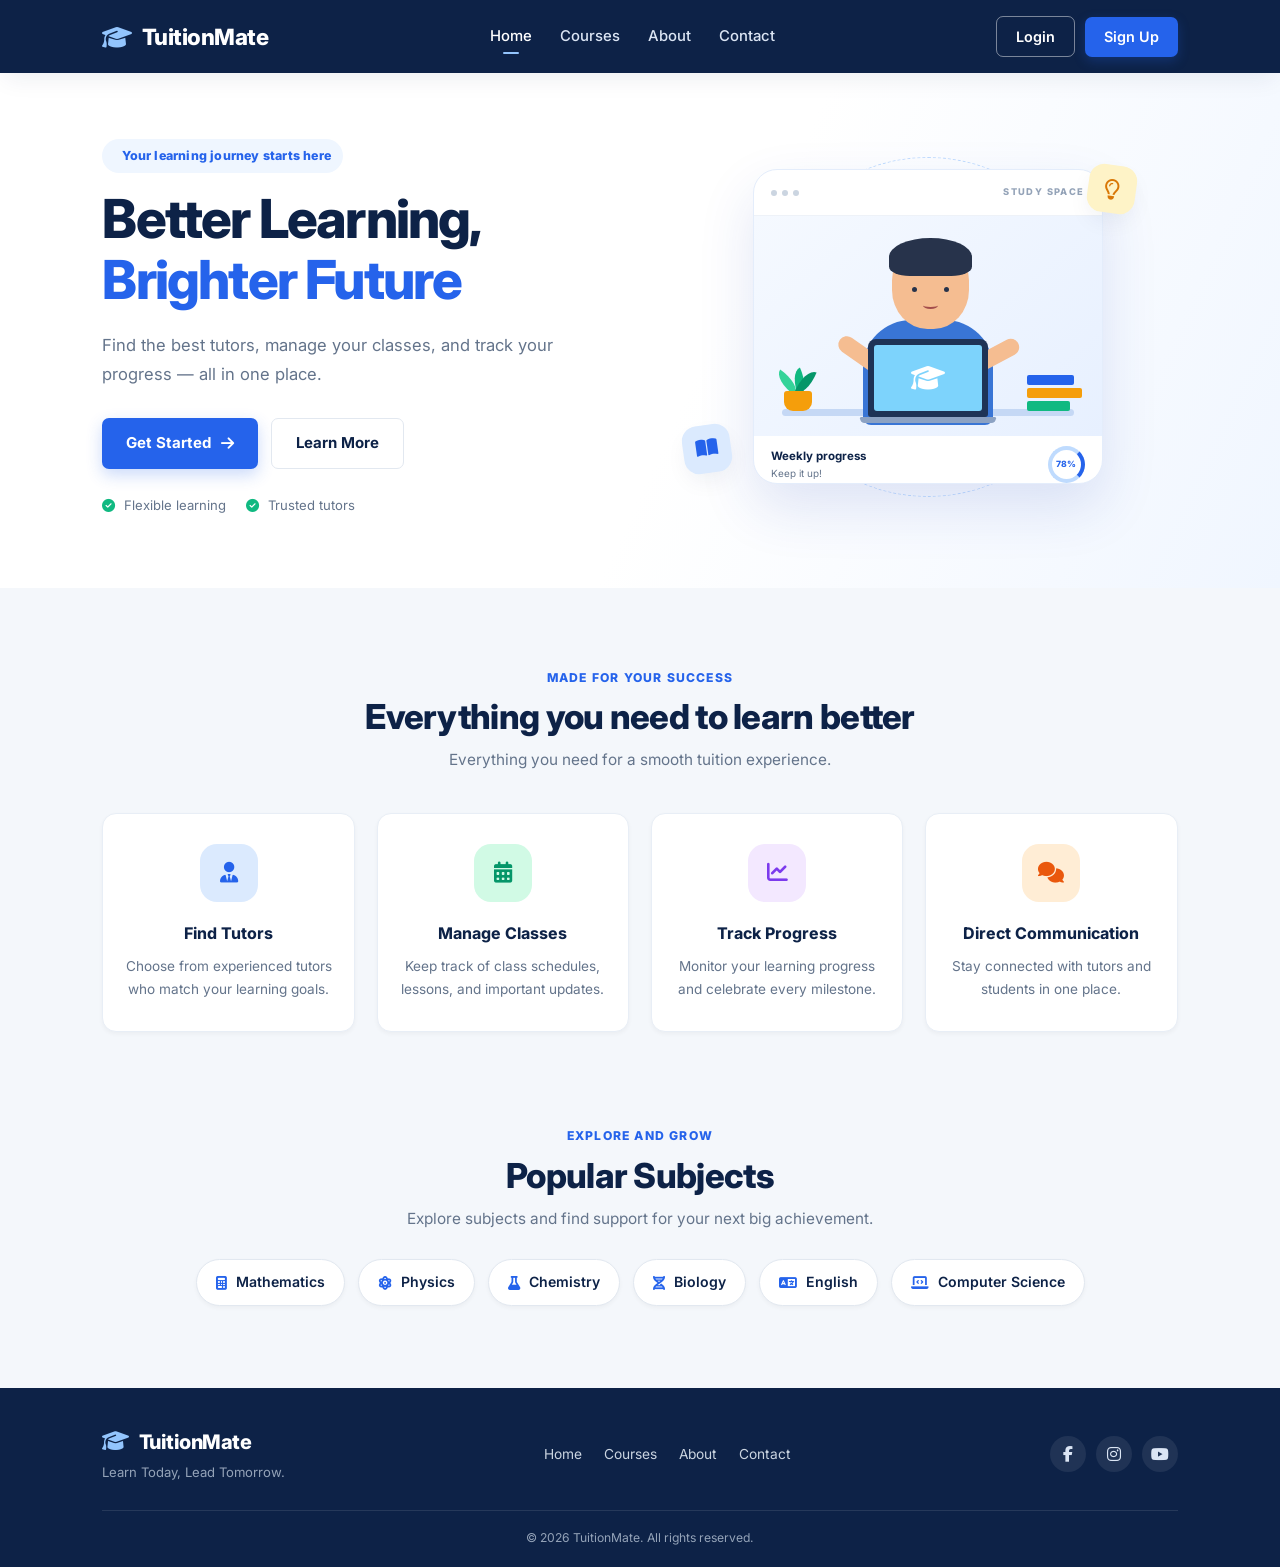
<file: TuitionMate/index.html>
<!DOCTYPE html>
<html lang="en">
<head>
  <meta charset="UTF-8">
  <meta name="viewport" content="width=device-width, initial-scale=1.0">
  <title>TuitionMate | Better Learning, Brighter Future</title>
  <link rel="preconnect" href="https://fonts.googleapis.com">
  <link rel="preconnect" href="https://fonts.gstatic.com" crossorigin>
  <link href="https://fonts.googleapis.com/css2?family=Inter:wght@400;500;600;700;800&display=swap" rel="stylesheet">
  <link rel="stylesheet" href="https://cdnjs.cloudflare.com/ajax/libs/font-awesome/6.5.2/css/all.min.css">
  <link rel="stylesheet" href="style.css">
</head>
<body>
  <header class="navbar">
    <a class="logo" href="index.html"><i class="fa-solid fa-graduation-cap"></i><span>TuitionMate</span></a>
    <nav class="nav-links" aria-label="Main navigation">
      <a class="active" href="index.html">Home</a>
      <a href="#subjects">Courses</a>
      <a href="#features">About</a>
      <a href="#contact">Contact</a>
    </nav>
    <div class="auth-buttons">
      <a class="btn-outline" href="login.html">Login</a>
      <a class="btn-primary" href="login.html">Sign Up</a>
    </div>
    <details class="mobile-menu">
      <summary aria-label="Open navigation menu"><i class="fa-solid fa-bars"></i></summary>
      <nav class="mobile-menu-panel" aria-label="Mobile navigation">
        <a href="index.html">Home</a><a href="#subjects">Courses</a><a href="#features">About</a><a href="#contact">Contact</a>
        <a href="login.html">Login / Sign Up</a>
      </nav>
    </details>
  </header>

  <main>
    <section class="hero-section">
      <div class="hero-content">
        <span class="eyebrow"><i class="fa-solid fa-sparkles"></i> Your learning journey starts here</span>
        <h1 class="hero-title">Better Learning,<br><span>Brighter Future</span></h1>
        <p class="hero-description">Find the best tutors, manage your classes, and track your progress — all in one place.</p>
        <div class="hero-actions">
          <a class="btn-hero-primary" href="login.html">Get Started <i class="fa-solid fa-arrow-right"></i></a>
          <a class="btn-hero-secondary" href="#features">Learn More</a>
        </div>
        <div class="hero-trust"><span><i class="fa-solid fa-circle-check"></i> Flexible learning</span><span><i class="fa-solid fa-circle-check"></i> Trusted tutors</span></div>
      </div>
      <div class="hero-graphic" aria-label="Student studying illustration">
        <div class="graphic-orbit orbit-one"></div><div class="graphic-orbit orbit-two"></div>
        <div class="float-icon float-bulb"><i class="fa-regular fa-lightbulb"></i></div>
        <div class="float-icon float-book"><i class="fa-solid fa-book-open"></i></div>
        <div class="study-card">
          <div class="study-card-top"><span class="mini-dot"></span><span class="mini-dot"></span><span class="mini-dot"></span><span class="study-label">STUDY SPACE</span></div>
          <div class="student-illustration">
            <div class="plant"><span></span><span></span><span></span><b></b></div>
            <div class="student-head"><div class="hair"></div><span class="eye eye-left"></span><span class="eye eye-right"></span><span class="smile"></span></div>
            <div class="student-body"><div class="arm arm-left"></div><div class="arm arm-right"></div></div>
            <div class="laptop"><div><i class="fa-solid fa-graduation-cap"></i></div></div>
            <div class="book-stack"><span></span><span></span><span></span></div>
          </div>
          <div class="progress-panel"><div><strong>Weekly progress</strong><span>Keep it up!</span></div><div class="progress-ring">78%</div></div>
        </div>
      </div>
    </section>

    <section id="features" class="features-section section-wrap">
      <div class="section-header"><span class="eyebrow">MADE FOR YOUR SUCCESS</span><h2 class="section-title">Everything you need to learn better</h2><p class="section-subtitle">Everything you need for a smooth tuition experience.</p></div>
      <div class="features-grid">
        <article class="feature-card"><div class="feature-icon-wrapper icon-blue"><i class="fa-solid fa-user-tie"></i></div><h3>Find Tutors</h3><p>Choose from experienced tutors who match your learning goals.</p></article>
        <article class="feature-card"><div class="feature-icon-wrapper icon-green"><i class="fa-solid fa-calendar-days"></i></div><h3>Manage Classes</h3><p>Keep track of class schedules, lessons, and important updates.</p></article>
        <article class="feature-card"><div class="feature-icon-wrapper icon-purple"><i class="fa-solid fa-chart-line"></i></div><h3>Track Progress</h3><p>Monitor your learning progress and celebrate every milestone.</p></article>
        <article class="feature-card"><div class="feature-icon-wrapper icon-orange"><i class="fa-solid fa-comments"></i></div><h3>Direct Communication</h3><p>Stay connected with tutors and students in one place.</p></article>
      </div>
    </section>

    <section id="subjects" class="subjects-section section-wrap">
      <div class="section-header"><span class="eyebrow">EXPLORE AND GROW</span><h2 class="section-title">Popular Subjects</h2><p class="section-subtitle">Explore subjects and find support for your next big achievement.</p></div>
      <div class="subjects-tags"><span class="subject-tag"><i class="fa-solid fa-calculator"></i> Mathematics</span><span class="subject-tag"><i class="fa-solid fa-atom"></i> Physics</span><span class="subject-tag"><i class="fa-solid fa-flask"></i> Chemistry</span><span class="subject-tag"><i class="fa-solid fa-dna"></i> Biology</span><span class="subject-tag"><i class="fa-solid fa-language"></i> English</span><span class="subject-tag"><i class="fa-solid fa-laptop-code"></i> Computer Science</span></div>
    </section>
  </main>

  <footer id="contact" class="site-footer">
    <div class="footer-top">
      <div class="footer-brand"><a class="logo" href="index.html"><i class="fa-solid fa-graduation-cap"></i><span>TuitionMate</span></a><p class="footer-tagline">Learn Today, Lead Tomorrow.</p></div>
      <nav class="footer-nav" aria-label="Footer navigation"><a href="index.html">Home</a><a href="#subjects">Courses</a><a href="#features">About</a><a href="mailto:hello@tuitionmate.example">Contact</a></nav>
      <div class="social-links"><a href="#" class="social-link" aria-label="Facebook"><i class="fa-brands fa-facebook-f"></i></a><a href="#" class="social-link" aria-label="Instagram"><i class="fa-brands fa-instagram"></i></a><a href="#" class="social-link" aria-label="YouTube"><i class="fa-brands fa-youtube"></i></a></div>
    </div>
    <div class="footer-bottom"><p>&copy; 2026 TuitionMate. All rights reserved.</p></div>
  </footer>
</body>
</html>
</file>
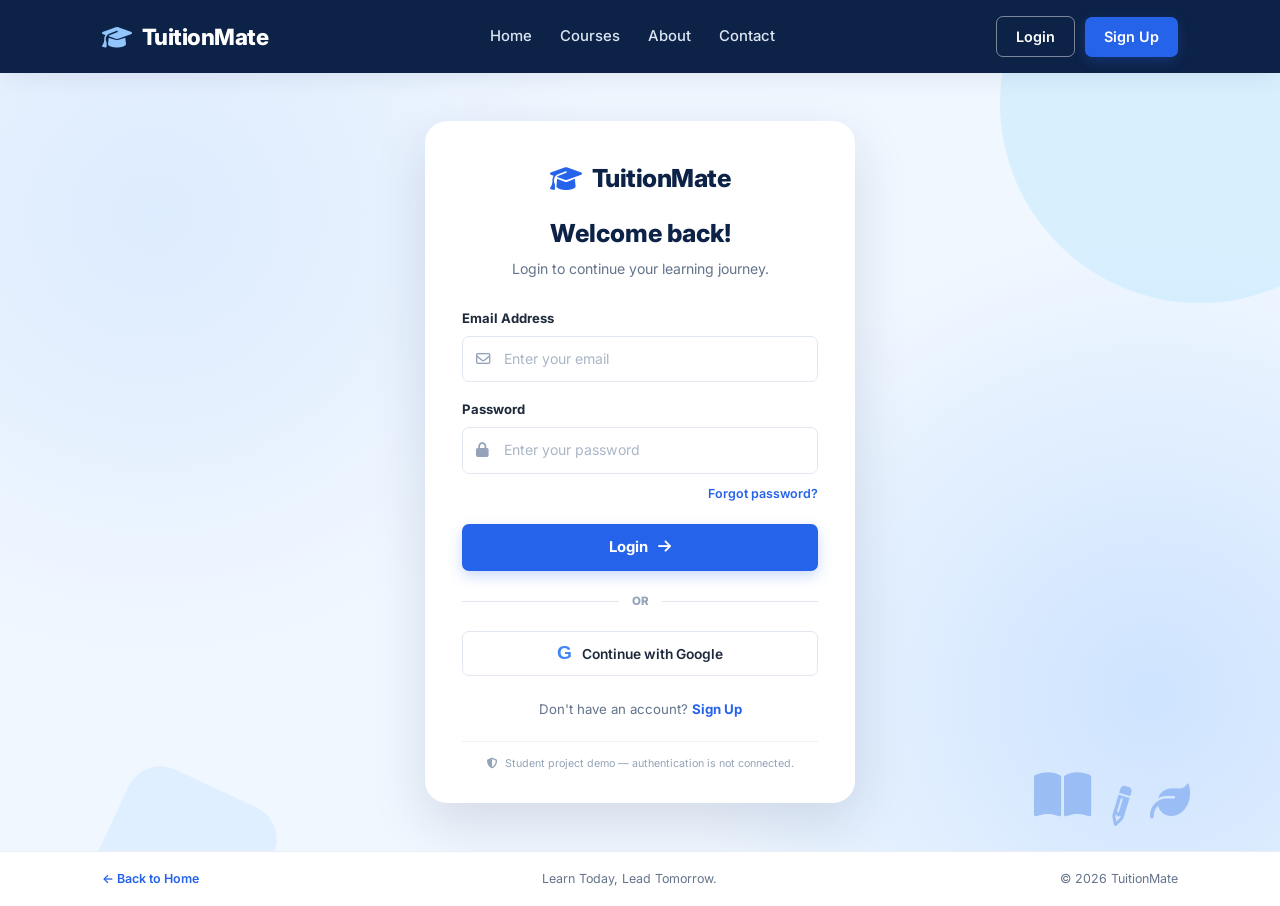
<file: TuitionMate/login.html>
<!DOCTYPE html>
<html lang="en">
<head>
  <meta charset="UTF-8">
  <meta name="viewport" content="width=device-width, initial-scale=1.0">
  <title>Login | TuitionMate</title>
  <link rel="preconnect" href="https://fonts.googleapis.com">
  <link rel="preconnect" href="https://fonts.gstatic.com" crossorigin>
  <link href="https://fonts.googleapis.com/css2?family=Inter:wght@400;500;600;700;800&display=swap" rel="stylesheet">
  <link rel="stylesheet" href="https://cdnjs.cloudflare.com/ajax/libs/font-awesome/6.5.2/css/all.min.css">
  <link rel="stylesheet" href="style.css">
</head>
<body class="login-page">
  <header class="navbar">
    <a class="logo" href="index.html"><i class="fa-solid fa-graduation-cap"></i><span>TuitionMate</span></a>
    <nav class="nav-links" aria-label="Main navigation"><a href="index.html">Home</a><a href="index.html#subjects">Courses</a><a href="index.html#features">About</a><a href="index.html#contact">Contact</a></nav>
    <div class="auth-buttons"><a class="btn-outline" href="login.html" aria-current="page">Login</a><a class="btn-primary" href="#signup">Sign Up</a></div>
    <details class="mobile-menu"><summary aria-label="Open navigation menu"><i class="fa-solid fa-bars"></i></summary><nav class="mobile-menu-panel"><a href="index.html">Home</a><a href="index.html#subjects">Courses</a><a href="index.html#features">About</a><a href="index.html#contact">Contact</a></nav></details>
  </header>

  <main class="login-main">
    <div class="login-decoration decoration-circle"></div><div class="login-decoration decoration-square"></div>
    <div class="login-container">
      <section class="login-card" aria-labelledby="login-title">
        <a class="card-logo" href="index.html"><i class="fa-solid fa-graduation-cap"></i><span>TuitionMate</span></a>
        <h1 id="login-title">Welcome back!</h1>
        <p class="card-subtitle">Login to continue your learning journey.</p>
        <form action="#" method="get">
          <div class="form-group"><label class="form-label" for="email">Email Address</label><div class="input-wrapper"><i class="fa-regular fa-envelope"></i><input id="email" name="email" type="email" class="form-input" placeholder="Enter your email" autocomplete="email" required></div></div>
          <div class="form-group"><label class="form-label" for="password">Password</label><div class="input-wrapper"><i class="fa-solid fa-lock"></i><input id="password" name="password" type="password" class="form-input" placeholder="Enter your password" autocomplete="current-password" required></div></div>
          <div class="forgot-row"><a class="forgot-password-link" href="mailto:hello@tuitionmate.example?subject=Password%20Reset%20Request">Forgot password?</a></div>
          <button type="submit" class="btn-login-submit">Login <i class="fa-solid fa-arrow-right"></i></button>
        </form>
        <div class="divider-or"><span>OR</span></div>
        <a class="btn-google" href="mailto:hello@tuitionmate.example?subject=Google%20Login%20Help"><span class="google-g">G</span> Continue with Google</a>
        <p id="signup" class="signup-prompt">Don't have an account? <a href="mailto:hello@tuitionmate.example?subject=TuitionMate%20Sign%20Up">Sign Up</a></p>
        <p class="demo-note"><i class="fa-solid fa-shield-halved"></i> Student project demo — authentication is not connected.</p>
      </section>
    </div>
    <div class="login-art" aria-hidden="true"><i class="fa-solid fa-book-open"></i><i class="fa-solid fa-pencil"></i><i class="fa-solid fa-leaf"></i></div>
  </main>
  <footer class="login-footer"><a href="index.html">← Back to Home</a><span>Learn Today, Lead Tomorrow.</span><span>&copy; 2026 TuitionMate</span></footer>
</body>
</html>
</file>
<file: TuitionMate/style.css>
/* TuitionMate | Shared responsive styles
   Built with HTML5 and CSS3. External Google Fonts and Font Awesome provide typography/icons. */
:root {
  --navy-primary: #0a192f;
  --navy-secondary: #0d2247;
  --blue-accent: #2563eb;
  --blue-hover: #1d4ed8;
  --blue-light-bg: #eff6ff;
  --blue-soft-border: #bfdbfe;
  --bg-light: #f4f7fb;
  --card-bg: #ffffff;
  --text-dark: #1e293b;
  --text-muted: #64748b;
  --text-light: #94a3b8;
  --border-color: #e2e8f0;
  --shadow-sm: 0 2px 4px rgba(0,0,0,.04);
  --shadow-md: 0 10px 25px -5px rgba(13,34,71,.08);
  --shadow-lg: 0 20px 40px -12px rgba(13,34,71,.15);
  --radius-sm: 7px;
  --radius-md: 14px;
  --radius-lg: 22px;
  --radius-full: 999px;
  --font-main: 'Inter', Arial, sans-serif;
  --transition: all .25s ease;
}
* { margin: 0; padding: 0; box-sizing: border-box; }
html { scroll-behavior: smooth; scroll-padding-top: 24px; }
body { font-family: var(--font-main); background: var(--bg-light); color: var(--text-dark); line-height: 1.6; overflow-x: hidden; }
a { color: inherit; text-decoration: none; transition: var(--transition); }
button, input { font: inherit; }
button, a { -webkit-tap-highlight-color: transparent; }
a:focus-visible, button:focus-visible, summary:focus-visible, input:focus-visible { outline: 3px solid #93c5fd; outline-offset: 3px; }
.navbar { background: var(--navy-secondary); color: #fff; padding: 16px 8%; display: flex; align-items: center; justify-content: space-between; gap: 24px; position: relative; z-index: 10; box-shadow: var(--shadow-md); }
.logo { display: inline-flex; align-items: center; gap: 10px; font-size: 1.4rem; font-weight: 800; color: #fff; letter-spacing: -.5px; white-space: nowrap; }
.logo i { color: #93c5fd; font-size: 1.5rem; }
.nav-links { display: flex; align-items: center; gap: 28px; }
.nav-links a { color: #dbe5f4; font-size: .93rem; font-weight: 500; }
.nav-links a:hover, .nav-links a.active { color: #fff; }
.nav-links a.active::after { content: ''; display: block; width: 16px; height: 2px; margin: 4px auto -6px; border-radius: 2px; background: #93c5fd; }
.auth-buttons { display: flex; align-items: center; gap: 10px; }
.btn-outline, .btn-primary { display: inline-flex; align-items: center; justify-content: center; min-height: 40px; padding: 8px 19px; border-radius: var(--radius-sm); font-size: .9rem; font-weight: 600; transition: var(--transition); }
.btn-outline { border: 1px solid rgba(255,255,255,.45); color: #fff; }
.btn-outline:hover { border-color: #fff; background: rgba(255,255,255,.1); }
.btn-primary { background: var(--blue-accent); color: #fff; box-shadow: 0 4px 12px rgba(37,99,235,.25); }
.btn-primary:hover, .btn-hero-primary:hover, .btn-login-submit:hover { background: var(--blue-hover); transform: translateY(-2px); }
.mobile-menu { display: none; position: relative; }
.mobile-menu summary { cursor: pointer; list-style: none; font-size: 1.4rem; padding: 4px 7px; }
.mobile-menu summary::-webkit-details-marker { display: none; }
.mobile-menu-panel { position: absolute; right: 0; top: calc(100% + 14px); width: 210px; display: grid; gap: 4px; padding: 10px; background: #fff; color: var(--text-dark); border: 1px solid var(--border-color); border-radius: 12px; box-shadow: var(--shadow-lg); }
.mobile-menu-panel a { padding: 10px 12px; border-radius: 7px; }
.mobile-menu-panel a:hover { color: var(--blue-accent); background: var(--blue-light-bg); }

/* Home page hero */
.hero-section { background: linear-gradient(115deg,#fff 0%,#fff 55%,#f0f6ff 100%); min-height: 485px; padding: 65px 8% 72px; display: flex; align-items: center; justify-content: space-between; gap: 44px; overflow: hidden; }
.hero-content { flex: 1; max-width: 560px; }
.eyebrow { display: inline-flex; align-items: center; gap: 8px; margin-bottom: 16px; color: var(--blue-accent); font-size: .76rem; font-weight: 800; letter-spacing: 1.2px; }
.hero-content > .eyebrow { padding: 7px 12px; border-radius: var(--radius-full); background: #eff6ff; letter-spacing: .2px; font-size: .78rem; }
.hero-title { color: var(--navy-secondary); font-size: clamp(2.35rem,4.2vw,3.65rem); font-weight: 800; line-height: 1.13; letter-spacing: -1.8px; margin-bottom: 20px; }
.hero-title span { color: var(--blue-accent); }
.hero-description { max-width: 490px; color: var(--text-muted); font-size: 1.04rem; line-height: 1.8; margin-bottom: 28px; }
.hero-actions { display: flex; flex-wrap: wrap; gap: 13px; }
.btn-hero-primary, .btn-hero-secondary { min-height: 48px; display: inline-flex; align-items: center; justify-content: center; gap: 10px; padding: 12px 24px; border-radius: var(--radius-sm); font-size: .94rem; font-weight: 700; transition: var(--transition); }
.btn-hero-primary { color: #fff; background: var(--blue-accent); box-shadow: 0 6px 16px rgba(37,99,235,.24); }
.btn-hero-secondary { background: #fff; color: var(--navy-secondary); border: 1px solid var(--border-color); }
.btn-hero-secondary:hover { background: var(--blue-light-bg); border-color: var(--blue-soft-border); }
.hero-trust { display: flex; flex-wrap: wrap; gap: 20px; margin-top: 26px; color: var(--text-muted); font-size: .82rem; }
.hero-trust i { color: #10b981; margin-right: 5px; }

/* CSS illustration */
.hero-graphic { position: relative; flex: 1; max-width: 500px; min-width: 0; min-height: 360px; display: grid; place-items: center; }
.graphic-orbit { position: absolute; border: 1px dashed #bfdbfe; border-radius: 50%; }
.orbit-one { width: 340px; height: 340px; }
.orbit-two { width: 275px; height: 275px; border-style: solid; border-color: #dbeafe; }
.study-card { position: relative; z-index: 1; width: min(100%,350px); height: 315px; background: #fff; border: 1px solid #e4edfb; border-radius: 24px; box-shadow: 0 24px 55px rgba(30,64,175,.13); overflow: hidden; }
.study-card-top { display: flex; align-items: center; gap: 5px; padding: 15px 17px; border-bottom: 1px solid #eef2f8; }
.mini-dot { width: 6px; height: 6px; border-radius: 50%; background: #cbd5e1; }
.study-label { margin-left: auto; color: #94a3b8; font-size: .58rem; font-weight: 800; letter-spacing: 1.4px; }
.student-illustration { position: relative; height: 220px; background: linear-gradient(140deg,#f5f9ff,#e7f0ff); overflow: hidden; }
.student-illustration::after { content: ''; position: absolute; bottom: 20px; left: 28px; right: 28px; height: 7px; border-radius: 8px; background: #c5d8f5; }
.student-head { position: absolute; z-index: 3; width: 77px; height: 85px; left: calc(50% - 36px); top: 28px; background: #f5bd91; border-radius: 43% 43% 46% 46%; }
.hair { position: absolute; top: -6px; left: -3px; width: 83px; height: 38px; border-radius: 50% 50% 25% 25%; background: #27334b; }
.eye { position: absolute; top: 43px; width: 5px; height: 5px; border-radius: 50%; background: #27334b; }
.eye-left { left: 20px; } .eye-right { right: 20px; }
.smile { position: absolute; left: 31px; top: 58px; width: 15px; height: 7px; border-bottom: 2px solid #a34d4b; border-radius: 50%; }
.student-body { position: absolute; z-index: 2; width: 130px; height: 105px; left: calc(50% - 65px); top: 104px; background: #3975d5; border-radius: 48px 48px 8px 8px; }
.arm { position: absolute; top: 30px; width: 65px; height: 17px; background: #f5bd91; border-radius: 15px; }
.arm-left { left: -29px; transform: rotate(35deg); } .arm-right { right: -29px; transform: rotate(-28deg); }
.laptop { position: absolute; z-index: 4; width: 120px; height: 78px; left: calc(50% - 60px); bottom: 19px; padding: 6px; border-radius: 8px 8px 3px 3px; background: #1e3356; }
.laptop div { height: 100%; display: grid; place-items: center; color: #fff; font-size: 1.7rem; background: #7dd3fc; border-radius: 3px; }
.laptop::after { content: ''; position: absolute; bottom: -6px; left: -8px; right: -8px; height: 6px; background: #8ca2c3; border-radius: 2px 2px 7px 7px; }
.plant { position: absolute; z-index: 2; left: 25px; bottom: 25px; width: 35px; height: 52px; }
.plant span { position: absolute; bottom: 15px; left: 14px; width: 13px; height: 27px; background: #10b981; border-radius: 100% 0 100% 0; transform: rotate(-24deg); }
.plant span:nth-child(2) { left: 2px; transform: rotate(-55deg); background: #34d399; }
.plant span:nth-child(3) { left: 20px; transform: rotate(22deg); background: #059669; }
.plant b { position: absolute; bottom: 0; left: 5px; width: 28px; height: 20px; background: #f59e0b; border-radius: 3px 3px 9px 9px; }
.book-stack { position: absolute; z-index: 2; right: 20px; bottom: 25px; display: grid; gap: 3px; }
.book-stack span { width: 47px; height: 10px; border-radius: 2px; background: #2563eb; }
.book-stack span:nth-child(2) { width: 55px; background: #f59e0b; } .book-stack span:nth-child(3) { width: 43px; background: #10b981; }
.float-icon { position: absolute; z-index: 3; display: grid; place-items: center; width: 48px; height: 48px; border-radius: 15px; box-shadow: var(--shadow-md); }
.float-bulb { top: 18px; right: 42px; background: #fef3c7; color: #d97706; font-size: 1.3rem; transform: rotate(8deg); }
.float-book { bottom: 34px; left: 5px; background: #dbeafe; color: #2563eb; font-size: 1.2rem; transform: rotate(-8deg); }
.progress-panel { display: flex; align-items: center; justify-content: space-between; padding: 10px 17px; }
.progress-panel div:first-child { display: grid; gap: 1px; }
.progress-panel strong { font-size: .72rem; color: var(--navy-secondary); }
.progress-panel span { font-size: .62rem; color: var(--text-muted); }
.progress-ring { display: grid; place-items: center; width: 37px; height: 37px; border: 4px solid #bfdbfe; border-right-color: #2563eb; border-radius: 50%; color: var(--blue-accent); font-size: .54rem; font-weight: 800; }

/* Feature and subject sections */
.section-wrap { padding-left: 8%; padding-right: 8%; }
.features-section { padding-top: 76px; padding-bottom: 78px; background: var(--bg-light); text-align: center; }
.section-header { max-width: 650px; margin: 0 auto 40px; }
.section-header .eyebrow { margin-bottom: 8px; }
.section-title { font-size: clamp(1.65rem,3vw,2.15rem); line-height: 1.25; color: var(--navy-secondary); font-weight: 800; letter-spacing: -.7px; margin-bottom: 10px; }
.section-subtitle { color: var(--text-muted); font-size: .96rem; }
.features-grid { display: grid; grid-template-columns: repeat(4,minmax(0,1fr)); gap: 22px; }
.feature-card { padding: 30px 22px; background: #fff; border: 1px solid #e8eef6; border-radius: var(--radius-md); box-shadow: var(--shadow-sm); transition: var(--transition); }
.feature-card:hover { transform: translateY(-5px); border-color: var(--blue-soft-border); box-shadow: var(--shadow-md); }
.feature-icon-wrapper { width: 58px; height: 58px; margin: 0 auto 19px; display: grid; place-items: center; border-radius: 17px; font-size: 1.3rem; }
.icon-blue { background: #dbeafe; color: #2563eb; } .icon-green { background: #d1fae5; color: #059669; } .icon-purple { background: #f3e8ff; color: #7c3aed; } .icon-orange { background: #ffedd5; color: #ea580c; }
.feature-card h3 { margin-bottom: 9px; color: var(--navy-secondary); font-size: 1rem; font-weight: 750; }
.feature-card p { color: var(--text-muted); font-size: .85rem; line-height: 1.7; }
.subjects-section { padding-top: 12px; padding-bottom: 82px; background: var(--bg-light); text-align: center; }
.subjects-section .section-header { margin-bottom: 28px; }
.subjects-tags { display: flex; flex-wrap: wrap; justify-content: center; gap: 13px; }
.subject-tag { display: inline-flex; align-items: center; gap: 9px; padding: 11px 19px; background: #fff; border: 1px solid var(--border-color); border-radius: var(--radius-full); color: var(--navy-secondary); font-size: .88rem; font-weight: 600; box-shadow: var(--shadow-sm); transition: var(--transition); }
.subject-tag i { color: var(--blue-accent); }
.subject-tag:hover { color: var(--blue-accent); background: var(--blue-light-bg); border-color: var(--blue-soft-border); transform: translateY(-2px); }

/* Footer */
.site-footer { background: var(--navy-secondary); color: #94a3b8; padding: 38px 8% 20px; }
.footer-top { display: flex; align-items: center; justify-content: space-between; gap: 28px; padding-bottom: 27px; border-bottom: 1px solid rgba(255,255,255,.1); }
.footer-brand .logo { font-size: 1.25rem; }
.footer-brand .logo i { font-size: 1.35rem; }
.footer-tagline { margin-top: 4px; font-size: .82rem; color: #94a3b8; }
.footer-nav { display: flex; flex-wrap: wrap; gap: 22px; }
.footer-nav a { color: #cbd5e1; font-size: .86rem; }
.footer-nav a:hover { color: #fff; }
.social-links { display: flex; gap: 10px; }
.social-link { width: 36px; height: 36px; display: grid; place-items: center; border-radius: 50%; background: rgba(255,255,255,.08); color: #dbe5f4; }
.social-link:hover { background: var(--blue-accent); color: #fff; transform: translateY(-2px); }
.footer-bottom { padding-top: 17px; text-align: center; font-size: .76rem; color: #94a3b8; }

/* Login page */
.login-page { min-height: 100vh; display: flex; flex-direction: column; background: #f0f7ff; }
.login-main { position: relative; flex: 1; display: flex; align-items: center; justify-content: center; min-height: 610px; padding: 48px 20px; overflow: hidden; background: radial-gradient(circle at 12% 18%,rgba(219,234,254,.9),transparent 35%),radial-gradient(circle at 90% 80%,rgba(191,219,254,.7),transparent 36%),#f0f7ff; }
.login-container { position: relative; z-index: 2; width: 100%; display: flex; justify-content: center; }
.login-card { width: 100%; max-width: 430px; padding: 37px 36px 30px; background: #fff; border: 1px solid rgba(255,255,255,.9); border-radius: var(--radius-lg); box-shadow: 0 20px 55px rgba(13,34,71,.13); }
.card-logo { display: flex; align-items: center; justify-content: center; gap: 10px; margin-bottom: 15px; color: var(--navy-secondary); font-size: 1.55rem; font-weight: 800; letter-spacing: -.5px; }
.card-logo i { color: var(--blue-accent); font-size: 1.6rem; }
.login-card h1 { text-align: center; color: var(--navy-secondary); font-size: 1.55rem; font-weight: 800; }
.card-subtitle { margin: 5px 0 27px; text-align: center; color: var(--text-muted); font-size: .88rem; }
.form-group { margin-bottom: 17px; }
.form-label { display: block; margin-bottom: 7px; color: var(--text-dark); font-size: .82rem; font-weight: 700; }
.input-wrapper { position: relative; display: flex; align-items: center; }
.input-wrapper > i { position: absolute; left: 14px; color: var(--text-light); font-size: .9rem; pointer-events: none; }
.form-input { width: 100%; min-height: 46px; padding: 11px 14px 11px 41px; border: 1px solid var(--border-color); border-radius: var(--radius-sm); background: #fff; color: var(--text-dark); font-size: .88rem; outline: none; transition: var(--transition); }
.form-input::placeholder { color: #aab6c7; }
.form-input:focus { border-color: var(--blue-accent); box-shadow: 0 0 0 3px rgba(37,99,235,.12); }
.forgot-row { display: flex; justify-content: flex-end; margin-top: -7px; margin-bottom: 20px; }
.forgot-password-link { color: var(--blue-accent); font-size: .78rem; font-weight: 600; }
.forgot-password-link:hover, .signup-prompt a:hover { text-decoration: underline; }
.btn-login-submit { width: 100%; min-height: 47px; display: flex; justify-content: center; align-items: center; gap: 10px; border: 0; border-radius: var(--radius-sm); background: var(--blue-accent); color: #fff; font-size: .93rem; font-weight: 700; cursor: pointer; box-shadow: 0 5px 14px rgba(37,99,235,.24); transition: var(--transition); }
.divider-or { display: flex; align-items: center; gap: 13px; margin: 21px 0; color: var(--text-light); font-size: .72rem; font-weight: 800; }
.divider-or::before, .divider-or::after { content: ''; flex: 1; height: 1px; background: var(--border-color); }
.btn-google { min-height: 45px; width: 100%; display: flex; align-items: center; justify-content: center; gap: 10px; border: 1px solid var(--border-color); border-radius: var(--radius-sm); color: var(--text-dark); background: #fff; font-size: .86rem; font-weight: 600; }
.btn-google:hover { border-color: #b8c7db; background: #f8fafc; }
.google-g { font-family: Arial,sans-serif; font-size: 1.2rem; font-weight: 800; color: #4285f4; }
.signup-prompt { margin-top: 23px; text-align: center; color: var(--text-muted); font-size: .83rem; }
.signup-prompt a { color: var(--blue-accent); font-weight: 700; }
.demo-note { margin-top: 20px; padding-top: 13px; border-top: 1px solid #eef2f7; color: #94a3b8; text-align: center; font-size: .67rem; }
.demo-note i { margin-right: 4px; }
.login-decoration { position: absolute; pointer-events: none; }
.decoration-circle { width: 400px; height: 400px; top: -170px; right: -120px; border-radius: 50%; background: rgba(186,230,253,.45); }
.decoration-square { width: 160px; height: 160px; bottom: -90px; left: 8%; border-radius: 35px; transform: rotate(25deg); background: rgba(191,219,254,.32); }
.login-art { position: absolute; right: 7%; bottom: 30px; display: flex; align-items: end; gap: 13px; color: #7aa7ef; opacity: .65; }
.login-art i:nth-child(1) { font-size: 3.2rem; } .login-art i:nth-child(2) { font-size: 2rem; transform: rotate(-28deg); } .login-art i:nth-child(3) { font-size: 2.5rem; }
.login-footer { display: flex; justify-content: space-between; align-items: center; gap: 15px; padding: 17px 8%; background: #fff; color: var(--text-muted); font-size: .78rem; border-top: 1px solid #e8eef6; }
.login-footer a { color: var(--blue-accent); font-weight: 600; }
.login-footer a:hover { text-decoration: underline; }

/* Responsive layouts */
@media (max-width: 1050px) {
  .navbar { padding-left: 5%; padding-right: 5%; }
  .nav-links { gap: 18px; }
  .hero-section, .section-wrap { padding-left: 5%; padding-right: 5%; }
  .features-grid { grid-template-columns: repeat(2,minmax(0,1fr)); }
  .site-footer { padding-left: 5%; padding-right: 5%; }
  .hero-graphic { max-width: 430px; }
}
@media (max-width: 780px) {
  .navbar { padding: 14px 5%; gap: 12px; }
  .navbar > .nav-links { display: none; }
  .mobile-menu { display: block; margin-left: auto; }
  .auth-buttons { gap: 7px; }
  .auth-buttons .btn-outline, .auth-buttons .btn-primary { padding: 7px 12px; font-size: .82rem; }
  .hero-section { flex-direction: column; text-align: center; padding-top: 50px; padding-bottom: 50px; gap: 20px; }
  .hero-content { max-width: 620px; }
  .hero-description { margin-left: auto; margin-right: auto; }
  .hero-actions, .hero-trust { justify-content: center; }
  .hero-graphic { width: 100%; max-width: 460px; min-height: 350px; }
  .features-section { padding-top: 58px; padding-bottom: 60px; }
  .footer-top { flex-direction: column; text-align: center; gap: 20px; }
  .footer-nav { justify-content: center; }
  .login-main { min-height: 600px; }
  .login-art { right: 3%; opacity: .3; }
}
@media (max-width: 520px) {
  .logo { font-size: 1.12rem; gap: 7px; }
  .logo i { font-size: 1.25rem; }
  .navbar { flex-wrap: wrap; }
  .auth-buttons { margin-left: auto; }
  .auth-buttons .btn-outline, .auth-buttons .btn-primary { min-height: 36px; padding: 6px 10px; font-size: .77rem; }
  .mobile-menu { order: 3; margin-left: 0; }
  .mobile-menu-panel { right: auto; left: 0; }
  .hero-title { font-size: 2.25rem; letter-spacing: -1.2px; }
  .hero-description { font-size: .94rem; }
  .hero-actions { flex-direction: column; align-items: stretch; }
  .btn-hero-primary, .btn-hero-secondary { width: 100%; }
  .hero-trust { gap: 10px 16px; font-size: .75rem; }
  .hero-graphic { min-height: 315px; }
  .study-card { transform: scale(.9); }
  .orbit-one { width: 290px; height: 290px; }
  .orbit-two { width: 235px; height: 235px; }
  .float-bulb { right: 8px; }
  .float-book { left: -3px; }
  .features-grid { grid-template-columns: 1fr; gap: 14px; }
  .feature-card { padding: 25px 22px; }
  .section-title { font-size: 1.65rem; }
  .subjects-tags { gap: 9px; }
  .subject-tag { padding: 9px 13px; font-size: .79rem; }
  .site-footer { padding-top: 30px; }
  .footer-nav { gap: 12px 18px; }
  .login-main { padding: 28px 14px; min-height: 590px; }
  .login-card { padding: 30px 22px 25px; }
  .login-card h1 { font-size: 1.4rem; }
  .login-art { display: none; }
  .login-footer { flex-direction: column; text-align: center; gap: 6px; }
}
@media (prefers-reduced-motion: reduce) {
  *, *::before, *::after { scroll-behavior: auto !important; transition: none !important; animation: none !important; }
}
</file>
